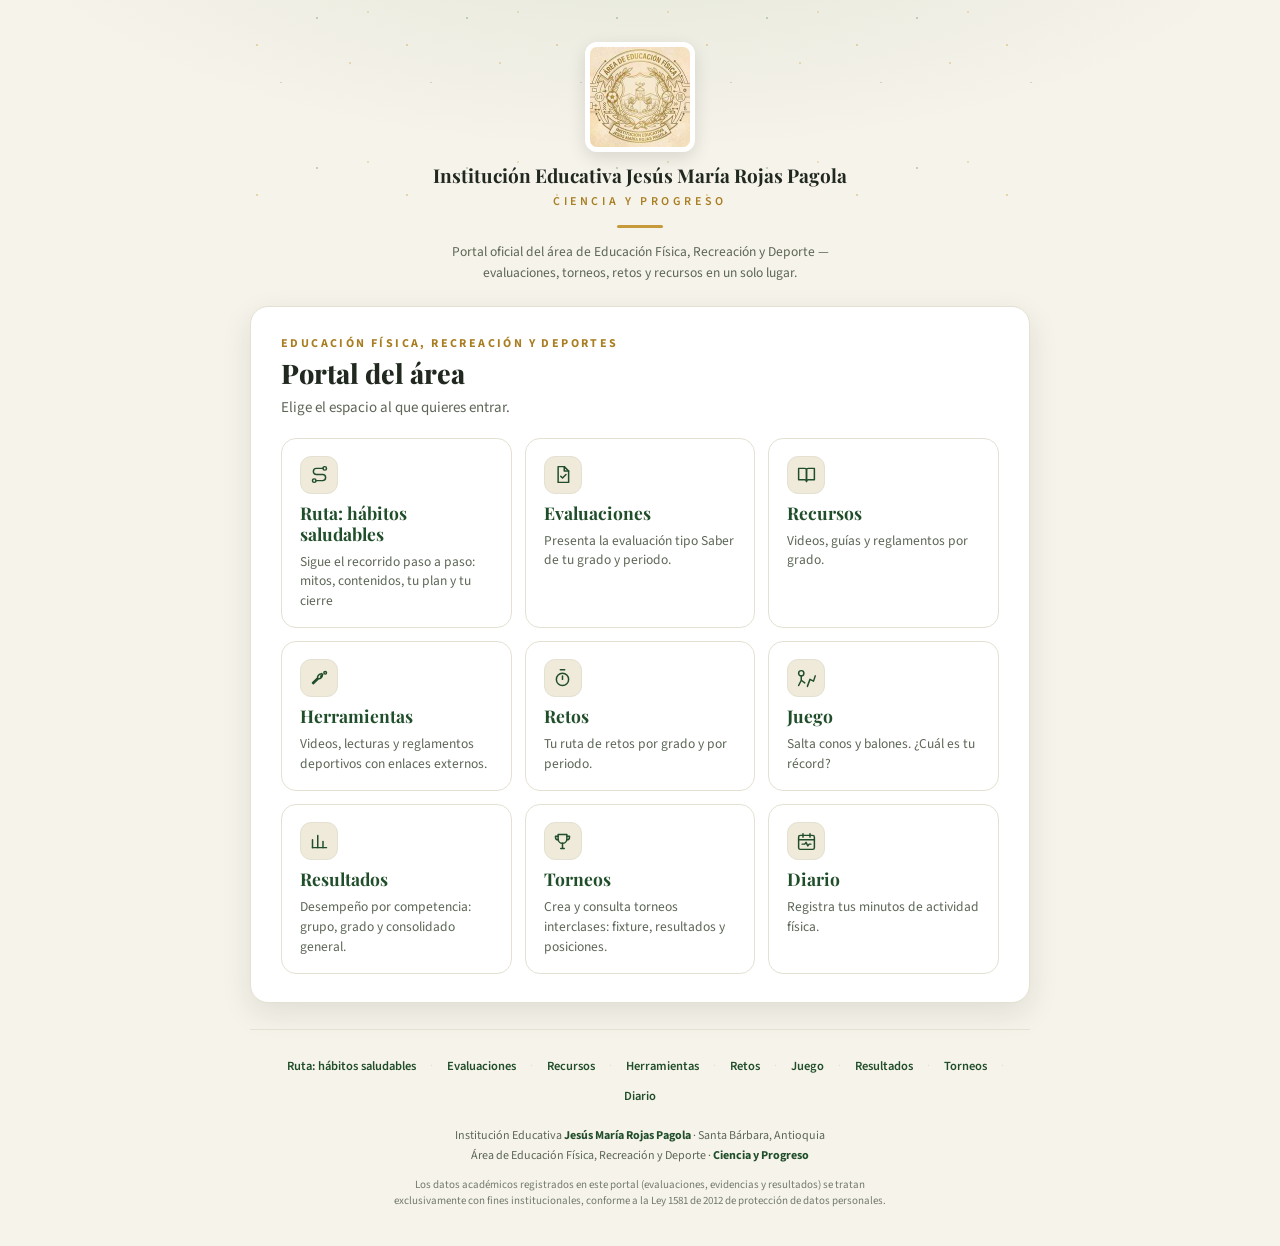
<file: index.html>
<!DOCTYPE html>
<html lang="es">
<head>
<meta charset="UTF-8">
<meta name="viewport" content="width=device-width, initial-scale=1.0">
<title>Portal de Educación Física · I.E. Jesús María Rojas Pagola</title>
<meta name="description" content="Portal del área de Educación Física, Recreación y Deportes de la I.E. Jesús María Rojas Pagola, Santa Bárbara, Antioquia.">
<link rel="preconnect" href="https://fonts.googleapis.com">
<link rel="preconnect" href="https://fonts.gstatic.com" crossorigin>
<link href="https://fonts.googleapis.com/css2?family=Playfair+Display:wght@600;700;800&family=Source+Sans+3:wght@400;500;600;700&display=swap" rel="stylesheet">
<link rel="stylesheet" href="estilos.css">
</head>
<body>

<!-- ===== INICIO: menú del portal ===== -->
<section id="s_inicio" class="stage">
  <div class="panel panel-wide">
    <div class="hero-band">
      <div class="brand">
        <img class="crest" data-crest alt="Escudo I.E. Jesús María Rojas Pagola">
        <div class="nm">Institución Educativa Jesús María Rojas Pagola</div>
        <div class="mt">Ciencia y Progreso</div>
        <div class="hero-divider"></div>
        <p class="tagline">Portal oficial del área de Educación Física, Recreación y Deporte — evaluaciones, torneos, retos y recursos en un solo lugar.</p>
      </div>
    </div>
    <div class="card pcard">
      <div class="eyebrow">Educación Física, Recreación y Deportes</div>
      <h1 class="big">Portal del área</h1>
      <p class="sub">Elige el espacio al que quieres entrar.</p>
      <div class="menu" id="menuInicio"></div>
      <div class="soon hidden" id="proximamente"></div>
    </div>
    <div class="foot-inst">
      <div class="foot-links" id="footLinks"></div>
      <div class="foot-inst-row">
        Institución Educativa <b>Jesús María Rojas Pagola</b> · Santa Bárbara, Antioquia<br>
        Área de Educación Física, Recreación y Deporte · <b>Ciencia y Progreso</b>
      </div>
      <div class="foot-legal">Los datos académicos registrados en este portal (evaluaciones, evidencias y resultados) se tratan exclusivamente con fines institucionales, conforme a la Ley 1581 de 2012 de protección de datos personales.</div>
    </div>
  </div>
</section>

<!-- ===== EVALUACIONES (portada de la sección) ===== -->
<section id="s_home" class="stage hidden">
  <div class="panel">
    <div class="brand">
      <img class="crest" data-crest alt="Escudo I.E. Jesús María Rojas Pagola">
      <div class="nm">Institución Educativa Jesús María Rojas Pagola</div>
      <div class="mt">Ciencia y Progreso</div>
    </div>
    <div class="card pcard">
      <div class="eyebrow">Portal de evaluaciones</div>
      <h1 class="big">Evaluaciones tipo Saber</h1>
      <p class="sub">Selecciona tu grado, grupo y periodo para presentar la evaluación que te corresponde.</p>
      <button class="btn btn-primary" style="width:100%" onclick="irAEvaluacionFormal()">Presentar una evaluación</button>
      <button class="btn-ghost" style="width:100%;margin-top:10px" onclick="irAQuiz()">Presentar un quiz o el taller</button>
      <button class="btn-ghost" style="width:100%;margin-top:10px" onclick="irA('autoeval')">Hacer mi autoevaluación</button>
      <div class="aviso"><b>Tratamiento de datos.</b> Al presentar la evaluación se registran tu nombre y número de documento con fines exclusivamente académicos e institucionales, conforme a la Ley 1581 de 2012 (habeas data). El acceso a las respuestas es restringido a la institución.</div>
      <button class="btn-ghost" style="width:100%;margin-top:16px" onclick="irA('inicio')">← Volver al portal</button>
      <button class="btn-ghost" style="width:100%;margin-top:10px;font-size:12.5px" onclick="irAProfesor('evaluaciones')">¿Eres el profesor? Cargar una evaluación</button>
    </div>
  </div>
</section>

<!-- ===== AUTOEVALUACIÓN ===== -->
<section id="s_autoeval" class="hidden">
  <div class="topbar"><div class="topbar-in">
    <img data-crest alt="">
    <div class="bn">Jesús María Rojas Pagola<small>Ciencia y Progreso</small></div>
    <div class="spacer"></div>
    <button class="btn-home" onclick="irA('evaluaciones')">Volver</button>
  </div></div>
  <div class="page">
    <div class="eyebrow">Educación Física</div>
    <h1 class="ptitle">Autoevaluación</h1>
    <p class="psub">Califícate con honestidad en cada componente, de 3.0 a 5.0. Al final verás tu resultado promediado.</p>
    <div id="body_autoeval"></div>
  </div>
  <div class="foot">Institución Educativa <b>Jesús María Rojas Pagola</b> · Santa Bárbara, Antioquia · <b>Ciencia y Progreso</b></div>
</section>

<!-- SELECT -->
<section id="s_select" class="stage hidden">
  <div class="panel">
    <div class="brand"><img class="crest" data-crest alt=""><div class="mt">Ciencia y Progreso</div></div>
    <div class="card pcard">
      <div class="eyebrow">Paso 1 de 3</div>
      <h1 class="big" id="selTitulo">Encuentra tu evaluación</h1>
      <p class="sub">Elige tu grado, grupo y periodo.</p>
      <div class="field"><label for="selGrado">Grado</label><select id="selGrado"></select></div>
      <div class="row2">
        <div class="field"><label for="selGrupo">Grupo</label><select id="selGrupo"></select></div>
        <div class="field"><label for="selPeriodo">Periodo</label><select id="selPeriodo"></select></div>
      </div>
      <div id="examPreview"></div>
      <div style="display:flex;gap:12px;margin-top:6px">
        <button class="btn-ghost" onclick="QUIZ_MODE=false;go('home')">Volver</button>
        <button class="btn btn-primary" style="flex:1" id="toIdentify" disabled onclick="go('identify')">Continuar</button>
      </div>
    </div>
  </div>
</section>

<!-- IDENTIFY -->
<section id="s_identify" class="stage hidden">
  <div class="panel">
    <div class="brand"><img class="crest" data-crest alt=""><div class="mt">Ciencia y Progreso</div></div>
    <div class="card pcard">
      <div class="eyebrow">Paso 2 de 3</div>
      <h1 class="big">Identifícate</h1>
      <p class="sub">Escribe tu nombre completo y tu número de documento.</p>
      <div class="field"><label for="fName">Nombre completo</label><input id="fName" type="text" placeholder="Nombres y apellidos" autocomplete="off"><div class="err" id="errName"></div></div>
      <div class="field"><label for="fDoc">Número de documento</label><input id="fDoc" type="text" inputmode="numeric" placeholder="Solo números" autocomplete="off"><div class="err" id="errDoc"></div></div>
      <label class="check"><input type="checkbox" id="fAuth"><span>Autorizo el tratamiento de mis datos personales para fines académicos institucionales, conforme a la Ley 1581 de 2012.</span></label>
      <div style="display:flex;gap:12px">
        <button class="btn-ghost" onclick="go('select')">Volver</button>
        <button class="btn btn-primary" style="flex:1" id="toInstr" disabled onclick="fillInstructions();go('instructions')">Continuar</button>
      </div>
    </div>
  </div>
</section>

<!-- INSTRUCTIONS -->
<section id="s_instructions" class="stage hidden">
  <div class="panel">
    <div class="brand"><img class="crest" data-crest alt=""><div class="mt">Ciencia y Progreso</div></div>
    <div class="card pcard">
      <div class="eyebrow">Paso 3 de 3</div>
      <h1 class="big" id="instrTitle">Instrucciones</h1>
      <p class="sub" id="instrSub"></p>
      <div class="instr" style="background:var(--parch);border:1px solid var(--line);border-left:4px solid var(--gold);border-radius:10px;padding:15px 17px;margin-bottom:18px">
        <ul>
          <li><span id="instrN">25</span> preguntas de selección múltiple con única respuesta (A–D).</li>
          <li>Tiempo máximo: <b><span id="instrT">30</span> minutos</b>. La evaluación se entrega automáticamente al terminar el tiempo.</li>
          <li>Puedes navegar entre preguntas y cambiar tus respuestas antes de finalizar.</li>
          <li>La calificación <b>no se muestra durante la prueba</b>: la verás al finalizar, con la revisión.</li>
        </ul>
      </div>
      <div style="display:flex;gap:12px">
        <button class="btn-ghost" onclick="go('identify')">Volver</button>
        <button class="btn btn-primary" style="flex:1" onclick="startExam()">Iniciar evaluación</button>
      </div>
    </div>
  </div>
</section>

<!-- EXAM -->
<section id="s_exam" class="hidden">
  <div class="topbar">
    <div class="topbar-in">
      <img data-crest alt="">
      <div class="bn">Jesús María Rojas Pagola<small>Ciencia y Progreso</small></div>
      <div class="spacer"></div>
      <div class="timer" id="timer"><span class="dot"></span><span id="timeText">30:00</span></div>
      <button class="btn-finish" id="finishBtn">Finalizar</button>
    </div>
    <div class="progress"><div class="bar" id="progressBar"></div></div>
  </div>
  <div class="exam-grid">
    <aside class="reading" id="reading"></aside>
    <div>
      <div class="qcount">Pregunta <span id="qNow">1</span> <small>de <span id="qTotal">25</span></small></div>
      <div class="qstem" id="qStem"></div>
      <div class="options" id="options"></div>
      <div class="qnav">
        <button class="btn-nav" id="prevBtn">← Anterior</button>
        <button class="btn-nav btn-next" id="nextBtn">Siguiente →</button>
      </div>
    </div>
  </div>
  <div class="navigator">
    <div class="nl">Mapa de preguntas — <span id="answeredCount">0</span> de <span id="totCount">25</span> respondidas</div>
    <div class="grid" id="navGrid"></div>
  </div>
</section>

<!-- RESULTS -->
<section id="s_results" class="hidden">
  <div class="res-head">
    <div class="eyebrow">Resultado de la evaluación</div>
    <h1 id="resName">Estudiante</h1>
    <p id="resMeta"></p>
  </div>
  <div class="medal-row">
    <div class="medal" id="medal"><div class="inner">
      <div class="nota"><span id="notaVal">0.0</span><small> / 5.0</small></div>
      <div class="mlab">Nota</div>
    </div></div>
    <div class="res-side">
      <span class="nivel-badge" id="nivelBadge">—</span>
      <div class="statrow">
        <div class="stat"><div class="v" id="stAciertos">0</div><div class="l">Aciertos</div></div>
        <div class="stat"><div class="v" id="stPuntaje">0</div><div class="l">Puntaje /100</div></div>
        <div class="stat"><div class="v" id="stTiempo">0:00</div><div class="l">Tiempo</div></div>
      </div>
      <div class="sendnote" id="sendNote"></div>
    </div>
  </div>
  <div class="sect"><h2>Desempeño por competencia</h2><p class="sdesc">Insumo para el seguimiento por competencias del proyecto institucional.</p><div class="comps" id="comps"></div></div>
  <div class="sect"><h2>Revisión pregunta por pregunta</h2><p class="sdesc">Compara tu respuesta con la correcta y la competencia evaluada.</p><div class="review" id="review"></div></div>
  <div class="res-actions">
    <button class="btn-gold" id="dlBtn">Descargar comprobante (CSV)</button>
    <button class="btn-ghost" onclick="volverAlPortal()">Volver al portal</button>
  </div>
  <div class="foot">Institución Educativa <b>Jesús María Rojas Pagola</b> · Santa Bárbara, Antioquia · <b>Ciencia y Progreso</b></div>
</section>

<!-- ===== RUTA: HÁBITOS DE VIDA SALUDABLES ===== -->
<section id="s_ruta" class="hidden">
  <div class="topbar"><div class="topbar-in">
    <img data-crest alt="">
    <div class="bn">Jesús María Rojas Pagola<small>Ciencia y Progreso</small></div>
    <div class="spacer"></div>
    <button class="btn-home" onclick="irA('inicio')">Inicio</button>
  </div></div>
  <div class="page">
    <div class="eyebrow">Educación Física · 10.° y 11.°</div>
    <h1 class="ptitle">Ruta: hábitos saludables</h1>
    <p class="psub">Sigue el recorrido paso a paso: mitos, contenidos, tu plan y tu cierre.</p>
    <div id="body_ruta"></div>
  </div>
  <div class="foot">Institución Educativa <b>Jesús María Rojas Pagola</b> · Santa Bárbara, Antioquia · <b>Ciencia y Progreso</b></div>
</section>

<!-- ===== RECURSOS ===== -->
<section id="s_recursos" class="hidden">
  <div class="topbar"><div class="topbar-in">
    <img data-crest alt="">
    <div class="bn">Jesús María Rojas Pagola<small>Ciencia y Progreso</small></div>
    <div class="spacer"></div>
    <button class="btn-home" onclick="irA('inicio')">Inicio</button>
  </div></div>
  <div class="page">
    <div class="eyebrow">Educación Física</div>
    <h1 class="ptitle">Recursos</h1>
    <p class="psub">Videos, guías y reglamentos organizados por grado.</p>
    <div id="body_recursos"></div>
  </div>
  <div class="foot">Institución Educativa <b>Jesús María Rojas Pagola</b> · Santa Bárbara, Antioquia · <b>Ciencia y Progreso</b></div>
</section>

<!-- ===== HERRAMIENTAS ===== -->
<section id="s_herramientas" class="hidden">
  <div class="topbar"><div class="topbar-in">
    <img data-crest alt="">
    <div class="bn">Jesús María Rojas Pagola<small>Ciencia y Progreso</small></div>
    <div class="spacer"></div>
    <button class="btn-home" onclick="irA('inicio')">Inicio</button>
  </div></div>
  <div class="page">
    <div class="eyebrow">Educación Física</div>
    <h1 class="ptitle">Herramientas</h1>
    <p class="psub">Videos, lecturas y reglamentos deportivos oficiales, con enlaces externos de referencia para todos los grados.</p>
    <div id="body_herramientas"></div>
  </div>
  <div class="foot">Institución Educativa <b>Jesús María Rojas Pagola</b> · Santa Bárbara, Antioquia · <b>Ciencia y Progreso</b></div>
</section>

<!-- ===== RETOS ===== -->
<section id="s_retos" class="hidden">
  <div class="topbar"><div class="topbar-in">
    <img data-crest alt="">
    <div class="bn">Jesús María Rojas Pagola<small>Ciencia y Progreso</small></div>
    <div class="spacer"></div>
    <button class="btn-home" onclick="irA('inicio')">Inicio</button>
  </div></div>
  <div class="page">
    <div class="eyebrow">Educación Física</div>
    <h1 class="ptitle">Retos</h1>
    <p class="psub">Rutinas y desafíos de acondicionamiento para hacer en casa o en clase.</p>
    <div id="body_retos"></div>
  </div>
  <div class="foot">Institución Educativa <b>Jesús María Rojas Pagola</b> · Santa Bárbara, Antioquia · <b>Ciencia y Progreso</b></div>
</section>

<!-- ===== JUEGO ===== -->
<section id="s_juego" class="hidden">
  <div class="topbar"><div class="topbar-in">
    <img data-crest alt="">
    <div class="bn">Jesús María Rojas Pagola<small>Ciencia y Progreso</small></div>
    <div class="spacer"></div>
    <button class="btn-home" onclick="irA('inicio')">Inicio</button>
  </div></div>
  <div class="page">
    <div class="eyebrow">Educación Física</div>
    <h1 class="ptitle">Juegos</h1>
    <p class="psub">Dos juegos rápidos de concentración y reflejos. ¿Cuál es tu récord?</p>

    <div class="tabs" id="juegoTabs">
      <button class="tab" id="tabJuego1" onclick="jSeleccionar('correr')">Corre y salta<small>Salta conos y balones</small></button>
      <button class="tab" id="tabJuego2" onclick="jSeleccionar('atrapa')">Atrapa y esquiva<small>Reflejos y puntería</small></button>
    </div>

    <div id="juego1Wrap">
      <div class="game-wrap">
        <div class="game-hud">
          <span class="game-score">Puntaje: <b id="jgScore">0</b></span>
          <span class="game-best">Mejor de hoy: <b id="jgBest">0</b></span>
        </div>
        <canvas id="jgCanvas" class="game-canvas" width="720" height="220"></canvas>
        <div class="game-overlay" id="jgOverlay">
          <div class="game-card">
            <div class="game-emoji">🏃</div>
            <h2 id="jgOverlayTitulo">Corre y salta</h2>
            <p id="jgOverlayTexto">Presiona <b>espacio</b> o toca la pantalla para saltar los conos y los balones. Un choque termina el intento.</p>
            <button class="btn btn-primary" id="jgBtnJugar" onclick="jgIniciar()">Jugar</button>
            <div id="jgFormRecord" class="game-record-form hidden">
              <div class="field"><label for="jgNombre">Tu nombre</label>
                <input id="jgNombre" type="text" placeholder="Nombre y apellido" maxlength="60"></div>
              <div class="field"><label for="jgGrado">Grado</label>
                <select id="jgGrado"><option value="">Selecciona…</option>
                  <option>6.°</option><option>7.°</option><option>8.°</option>
                  <option>9.°</option><option>10.°</option><option>11.°</option></select></div>
              <div class="err" id="jgErr"></div>
              <button class="btn btn-primary" style="width:100%" onclick="jgGuardarRecord()">Guardar récord</button>
            </div>
          </div>
        </div>
      </div>
      <div class="eyebrow" style="margin-top:26px">Tabla de récords · Corre y salta</div>
      <div id="body_juego"></div>
    </div>

    <div id="juego2Wrap" class="hidden">
      <div class="game-wrap">
        <div class="game-hud">
          <span class="game-score">Puntaje: <b id="eaScore">0</b></span>
          <span class="game-lives" id="eaVidas">❤️❤️❤️</span>
          <span class="game-best">Mejor de hoy: <b id="eaBest">0</b></span>
        </div>
        <canvas id="eaCanvas" class="game-canvas" width="720" height="220"></canvas>
        <div class="game-overlay" id="eaOverlay">
          <div class="game-card">
            <div class="game-emoji">🧤</div>
            <h2 id="eaOverlayTitulo">Atrapa y esquiva</h2>
            <p id="eaOverlayTexto">Mueve la canasta con las flechas ← → (o arrastra el dedo) para atrapar los balones buenos y esquivar los malos. Tres fallos y se acaba.</p>
            <button class="btn btn-primary" id="eaBtnJugar" onclick="eaIniciar()">Jugar</button>
            <div id="eaFormRecord" class="game-record-form hidden">
              <div class="field"><label for="eaNombre">Tu nombre</label>
                <input id="eaNombre" type="text" placeholder="Nombre y apellido" maxlength="60"></div>
              <div class="field"><label for="eaGrado">Grado</label>
                <select id="eaGrado"><option value="">Selecciona…</option>
                  <option>6.°</option><option>7.°</option><option>8.°</option>
                  <option>9.°</option><option>10.°</option><option>11.°</option></select></div>
              <div class="err" id="eaErr"></div>
              <button class="btn btn-primary" style="width:100%" onclick="eaGuardarRecord()">Guardar récord</button>
            </div>
          </div>
        </div>
      </div>
      <div class="eyebrow" style="margin-top:26px">Tabla de récords · Atrapa y esquiva</div>
      <div id="body_juego2"></div>
    </div>

  </div>
  <div class="foot">Institución Educativa <b>Jesús María Rojas Pagola</b> · Santa Bárbara, Antioquia · <b>Ciencia y Progreso</b></div>
</section>

<!-- ===== RESULTADOS ===== -->
<section id="s_resultados" class="hidden">
  <div class="topbar"><div class="topbar-in">
    <img data-crest alt="">
    <div class="bn">Jesús María Rojas Pagola<small>Ciencia y Progreso</small></div>
    <div class="spacer"></div>
    <button class="btn-home" onclick="irA('inicio')">Inicio</button>
  </div></div>
  <div class="page">
    <div class="eyebrow">Educación Física</div>
    <h1 class="ptitle">Resultados</h1>
    <p class="psub">Desempeño por competencia: el grupo, el grado y el consolidado de todos los que han presentado.</p>
    <div id="body_resultados"></div>
  </div>
  <div class="foot">Institución Educativa <b>Jesús María Rojas Pagola</b> · Santa Bárbara, Antioquia · <b>Ciencia y Progreso</b></div>
</section>

<!-- ===== TORNEOS ===== -->
<section id="s_torneos" class="hidden">
  <div class="topbar"><div class="topbar-in">
    <img data-crest alt="">
    <div class="bn">Jesús María Rojas Pagola<small>Ciencia y Progreso</small></div>
    <div class="spacer"></div>
    <button class="btn-home" onclick="irA('inicio')">Inicio</button>
  </div></div>
  <div class="page">
    <div class="eyebrow">Educación Física</div>
    <h1 class="ptitle">Torneos</h1>
    <p class="psub">Interclases tiempo libre — voleibol, microfútbol y baloncesto: equipos, fixture, resultados y tabla de posiciones.</p>
    <div id="body_torneos"></div>
    <button class="btn-ghost" style="width:100%;margin-top:16px;font-size:12.5px" onclick="irAProfesor('torneos')">¿Eres el profesor? Administrar torneos</button>
  </div>
  <div class="foot">Institución Educativa <b>Jesús María Rojas Pagola</b> · Santa Bárbara, Antioquia · <b>Ciencia y Progreso</b></div>
</section>

<!-- ===== PANEL DEL PROFESOR (unificado) ===== -->
<section id="s_profesor" class="hidden">
  <div class="topbar"><div class="topbar-in">
    <img data-crest alt="">
    <div class="bn">Jesús María Rojas Pagola<small>Ciencia y Progreso</small></div>
    <div class="spacer"></div>
    <button class="btn-home" onclick="irA('inicio')">Inicio</button>
  </div></div>
  <div class="page">
    <div class="eyebrow">Educación Física</div>
    <h1 class="ptitle">Panel del profesor</h1>
    <p class="psub">Un solo lugar para administrar torneos, cargar evaluaciones y revisar el diario.</p>
    <div id="body_profesor"></div>
  </div>
  <div class="foot">Institución Educativa <b>Jesús María Rojas Pagola</b> · Santa Bárbara, Antioquia · <b>Ciencia y Progreso</b></div>
</section>

<!-- ===== DIARIO DE ACTIVIDAD FÍSICA ===== -->
<section id="s_diario" class="hidden">
  <div class="topbar"><div class="topbar-in">
    <img data-crest alt="">
    <div class="bn">Jesús María Rojas Pagola<small>Ciencia y Progreso</small></div>
    <div class="spacer"></div>
    <button class="btn-home" onclick="irA('inicio')">Inicio</button>
  </div></div>
  <div class="page">
    <div class="eyebrow">Educación Física</div>
    <h1 class="ptitle">Diario de actividad física</h1>
    <p class="psub">Registra tus minutos de movimiento y mira cómo avanzas.</p>
    <div id="body_diario"></div>
  </div>
  <div class="foot">Institución Educativa <b>Jesús María Rojas Pagola</b> · Santa Bárbara, Antioquia · <b>Ciencia y Progreso</b></div>
</section>

<script src="contenidos.js"></script>
<script src="config.js"></script>
<script src="evaluaciones.js"></script>
<script src="app.js"></script>
</body>
</html>
</file>
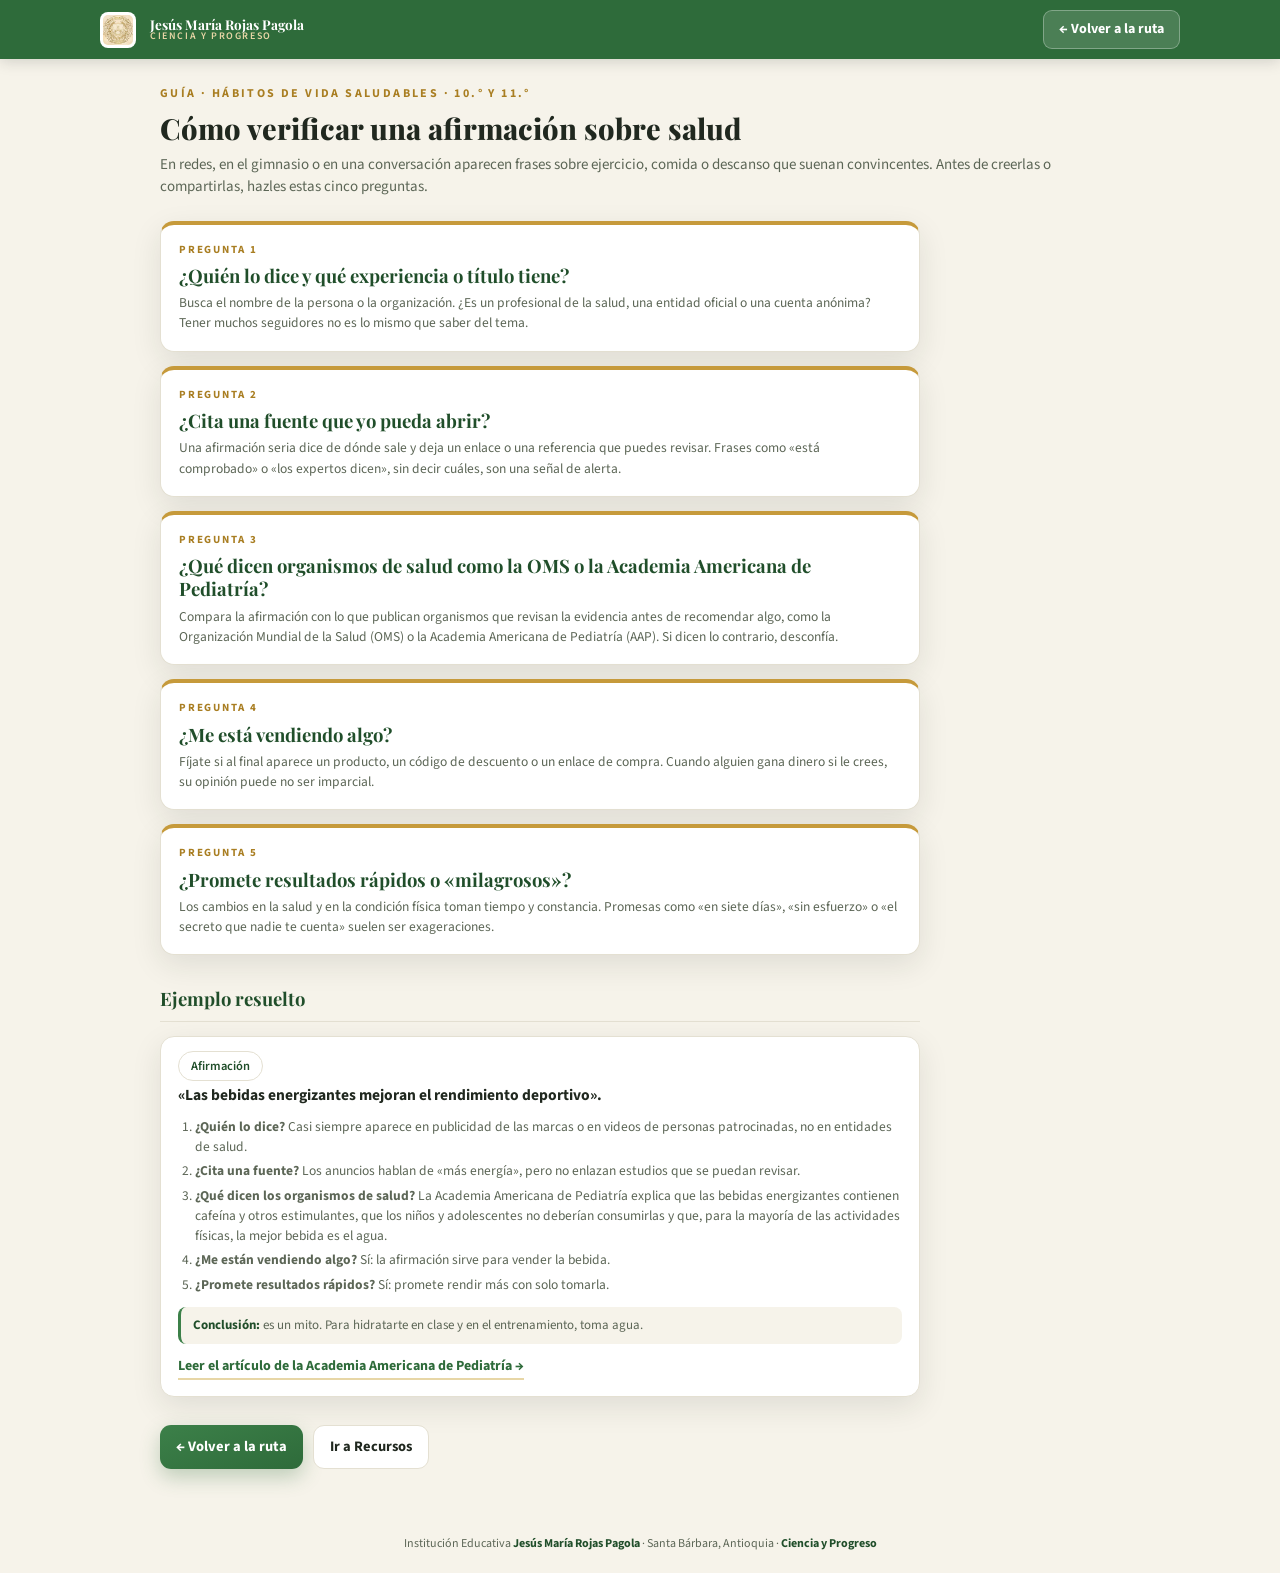
<file: guia-verificar-afirmaciones.html>
<!DOCTYPE html>
<html lang="es">
<head>
<meta charset="UTF-8">
<meta name="viewport" content="width=device-width, initial-scale=1.0">
<title>Cómo verificar una afirmación sobre salud · Portal de Educación Física</title>
<meta name="description" content="Guía del área de Educación Física de la I.E. Jesús María Rojas Pagola: cinco preguntas para revisar una afirmación sobre salud.">
<link rel="preconnect" href="https://fonts.googleapis.com">
<link rel="preconnect" href="https://fonts.gstatic.com" crossorigin>
<link href="https://fonts.googleapis.com/css2?family=Playfair+Display:wght@600;700;800&family=Source+Sans+3:wght@400;500;600;700&display=swap" rel="stylesheet">
<link rel="stylesheet" href="estilos.css">
<link rel="icon" href="escudo.jpg">
</head>
<body>
<div class="topbar"><div class="topbar-in">
  <img src="escudo.jpg" alt="">
  <div class="bn">Jesús María Rojas Pagola<small>Ciencia y Progreso</small></div>
  <div class="spacer"></div>
  <a class="btn-home" href="index.html#ruta" style="text-decoration:none">← Volver a la ruta</a>
</div></div>

<main class="page">
  <div class="eyebrow">Guía · Hábitos de vida saludables · 10.° y 11.°</div>
  <h1 class="ptitle">Cómo verificar una afirmación sobre salud</h1>
  <p class="psub">En redes, en el gimnasio o en una conversación aparecen frases sobre ejercicio, comida o descanso que suenan convincentes. Antes de creerlas o compartirlas, hazles estas cinco preguntas.</p>

  <ol class="ruta-lista" style="margin-top:8px">
    <li class="reto">
      <div class="rhead"><span class="rsem">Pregunta 1</span></div>
      <h2 class="rtit">¿Quién lo dice y qué experiencia o título tiene?</h2>
      <p class="robj">Busca el nombre de la persona o la organización. ¿Es un profesional de la salud, una entidad oficial o una cuenta anónima? Tener muchos seguidores no es lo mismo que saber del tema.</p>
    </li>
    <li class="reto">
      <div class="rhead"><span class="rsem">Pregunta 2</span></div>
      <h2 class="rtit">¿Cita una fuente que yo pueda abrir?</h2>
      <p class="robj">Una afirmación seria dice de dónde sale y deja un enlace o una referencia que puedes revisar. Frases como «está comprobado» o «los expertos dicen», sin decir cuáles, son una señal de alerta.</p>
    </li>
    <li class="reto">
      <div class="rhead"><span class="rsem">Pregunta 3</span></div>
      <h2 class="rtit">¿Qué dicen organismos de salud como la OMS o la Academia Americana de Pediatría?</h2>
      <p class="robj">Compara la afirmación con lo que publican organismos que revisan la evidencia antes de recomendar algo, como la Organización Mundial de la Salud (OMS) o la Academia Americana de Pediatría (AAP). Si dicen lo contrario, desconfía.</p>
    </li>
    <li class="reto">
      <div class="rhead"><span class="rsem">Pregunta 4</span></div>
      <h2 class="rtit">¿Me está vendiendo algo?</h2>
      <p class="robj">Fíjate si al final aparece un producto, un código de descuento o un enlace de compra. Cuando alguien gana dinero si le crees, su opinión puede no ser imparcial.</p>
    </li>
    <li class="reto">
      <div class="rhead"><span class="rsem">Pregunta 5</span></div>
      <h2 class="rtit">¿Promete resultados rápidos o «milagrosos»?</h2>
      <p class="robj">Los cambios en la salud y en la condición física toman tiempo y constancia. Promesas como «en siete días», «sin esfuerzo» o «el secreto que nadie te cuenta» suelen ser exageraciones.</p>
    </li>
  </ol>

  <section class="gsec" style="margin-top:30px;max-width:760px">
    <div class="gt"><span>Ejemplo resuelto</span></div>
    <div class="item">
      <span class="pill">Afirmación</span>
      <div class="it">«Las bebidas energizantes mejoran el rendimiento deportivo».</div>
      <ol class="steps">
        <li><b>¿Quién lo dice?</b> Casi siempre aparece en publicidad de las marcas o en videos de personas patrocinadas, no en entidades de salud.</li>
        <li><b>¿Cita una fuente?</b> Los anuncios hablan de «más energía», pero no enlazan estudios que se puedan revisar.</li>
        <li><b>¿Qué dicen los organismos de salud?</b> La Academia Americana de Pediatría explica que las bebidas energizantes contienen cafeína y otros estimulantes, que los niños y adolescentes no deberían consumirlas y que, para la mayoría de las actividades físicas, la mejor bebida es el agua.</li>
        <li><b>¿Me están vendiendo algo?</b> Sí: la afirmación sirve para vender la bebida.</li>
        <li><b>¿Promete resultados rápidos?</b> Sí: promete rendir más con solo tomarla.</li>
      </ol>
      <div class="revi"><b>Conclusión:</b> es un mito. Para hidratarte en clase y en el entrenamiento, toma agua.</div>
      <a class="link" href="https://www.healthychildren.org/Spanish/news/Paginas/kids-should-not-consume-energy-drinks-and-rarely-need-sports-drinks-says-aap.aspx" target="_blank" rel="noopener">Leer el artículo de la Academia Americana de Pediatría →</a>
    </div>
  </section>

  <div class="ruta-btns" style="margin-top:26px">
    <a class="btn btn-primary" href="index.html#ruta" style="text-decoration:none">← Volver a la ruta</a>
    <a class="btn-ghost" href="index.html#recursos" style="text-decoration:none">Ir a Recursos</a>
  </div>
</main>

<div class="foot">Institución Educativa <b>Jesús María Rojas Pagola</b> · Santa Bárbara, Antioquia · <b>Ciencia y Progreso</b></div>
</body>
</html>
</file>
<file: estilos.css>
:root{
  --green:#2E6B3A; --green-d:#204E2A; --green-l:#3C8049;
  --gold:#C69A3B; --gold-d:#A97E22; --gold-soft:#E7D6A6;
  --blue:#3E86AE; --ink:#20281F; --muted:#5C6656; --line:#E4E0D2;
  --parch:#F6F3EA; --parch-2:#EFEAD9; --white:#FFFFFF;
  --bad:#B4562F; --shadow:0 10px 30px rgba(32,40,31,.10);
  --serif:'Playfair Display',Georgia,serif; --sans:'Source Sans 3',system-ui,-apple-system,Segoe UI,Roboto,sans-serif;
}
*{box-sizing:border-box;margin:0;padding:0}
body{font-family:var(--sans);color:var(--ink);background:var(--parch);line-height:1.5;-webkit-font-smoothing:antialiased}
.hidden{display:none!important}
button{font-family:var(--sans);cursor:pointer;border:none}
.wrap{max-width:1120px;margin:0 auto;padding:0 20px}
.eyebrow{font-size:12px;letter-spacing:.2em;text-transform:uppercase;font-weight:700;color:var(--gold-d)}
.card{background:var(--white);border:1px solid var(--line);border-radius:18px;box-shadow:var(--shadow)}
.btn{display:inline-flex;align-items:center;justify-content:center;gap:9px;font-weight:700;font-size:16px;border-radius:11px;padding:14px 22px;transition:transform .12s,box-shadow .12s,background .15s}
.btn-primary{background:linear-gradient(160deg,var(--green-l),var(--green));color:#fff;box-shadow:0 8px 20px rgba(46,107,58,.28)}
.btn-primary:hover{transform:translateY(-1px)}
.btn-primary:disabled{opacity:.45;cursor:not-allowed;transform:none;box-shadow:none}
.btn-ghost{background:var(--white);border:1.5px solid var(--line);color:var(--ink);font-weight:700;padding:12px 20px;border-radius:11px}
.btn-ghost:hover{border-color:var(--green)}
.btn-gold{background:linear-gradient(160deg,var(--gold),var(--gold-d));color:#3a2c07;font-weight:700;padding:13px 22px;border-radius:11px}
label{display:block;font-size:12.5px;font-weight:700;color:var(--muted);margin-bottom:6px;text-transform:uppercase;letter-spacing:.05em}
input[type=text],select{width:100%;font-family:var(--sans);font-size:16px;padding:12px 14px;border:1.5px solid var(--line);border-radius:10px;background:var(--white);color:var(--ink)}
input:focus,select:focus{outline:none;border-color:var(--green);box-shadow:0 0 0 3px rgba(46,107,58,.14)}
.field{margin-bottom:16px}

/* Center layout for setup screens */
.stage{min-height:100vh;display:flex;align-items:center;justify-content:center;padding:36px 20px;
  background:radial-gradient(1100px 460px at 50% -10%, rgba(46,107,58,.10), transparent 60%), var(--parch)}
.panel{max-width:640px;width:100%}
.brand{text-align:center;margin-bottom:22px}
.crest{width:110px;height:auto;border-radius:12px;background:#fff;padding:5px;box-shadow:0 6px 18px rgba(0,0,0,.12);margin:0 auto 12px;display:block}
.brand .nm{font-family:var(--serif);font-weight:700;font-size:19px;line-height:1.25}
.brand .mt{margin-top:5px;font-size:12px;letter-spacing:.3em;text-transform:uppercase;color:var(--gold-d);font-weight:600}
.pcard{padding:28px 30px}
h1.big{font-family:var(--serif);font-weight:800;font-size:27px;margin-bottom:4px}
.sub{color:var(--muted);font-size:15px;margin-bottom:18px}
.hero-band{position:relative;padding-top:6px}
.hero-band::before{content:"";position:absolute;inset:-36px -20px auto -20px;height:200px;
  background:radial-gradient(2px 2px at 18% 30%, rgba(198,154,59,.35) 1px, transparent 0),
             radial-gradient(2px 2px at 58% 12%, rgba(46,107,58,.25) 1px, transparent 0),
             radial-gradient(2px 2px at 80% 42%, rgba(198,154,59,.3) 1px, transparent 0),
             radial-gradient(2px 2px at 34% 55%, rgba(46,107,58,.2) 1px, transparent 0),
             radial-gradient(2px 2px at 92% 8%, rgba(198,154,59,.25) 1px, transparent 0);
  background-size:150px 150px; pointer-events:none; z-index:0}
.brand{position:relative;z-index:1}
.brand .tagline{margin-top:10px;font-size:13.5px;color:var(--muted);max-width:430px;margin-left:auto;margin-right:auto;line-height:1.55}
.hero-divider{width:46px;height:3px;background:var(--gold);border-radius:2px;margin:14px auto}
.foot-inst{max-width:780px;width:100%;margin:26px auto 0;padding-top:22px;border-top:1px solid var(--line)}
.foot-links{display:flex;flex-wrap:wrap;justify-content:center;align-items:center;gap:2px 4px;margin-bottom:16px}
.foot-links button{background:none;border:none;color:var(--green-d);font-size:12.5px;font-weight:600;padding:5px 10px;border-radius:999px;cursor:pointer;font-family:var(--sans)}
.foot-links button:hover{background:var(--parch-2)}
.foot-links .sep{color:var(--line);font-size:12px}
.foot-inst-row{text-align:center;color:var(--muted);font-size:12px;line-height:1.7}
.foot-inst-row b{color:var(--green-d)}
.foot-legal{max-width:520px;margin:10px auto 0;text-align:center;color:var(--muted);font-size:11px;line-height:1.5;opacity:.85}
.aviso{background:var(--parch);border:1px solid var(--line);border-left:4px solid var(--gold);border-radius:10px;padding:13px 15px;font-size:12.5px;color:var(--muted);margin-top:6px}
.ae-crit{background:var(--white);border:1px solid var(--line);border-radius:14px;padding:16px 18px;margin-bottom:14px}
.ae-crit h3{font-family:var(--serif);font-size:16px;color:var(--green-d);margin-bottom:3px}
.ae-crit .ae-desc{font-size:12.5px;color:var(--muted);line-height:1.5;margin-bottom:14px}
.ae-comp{margin-bottom:14px}
.ae-comp:last-child{margin-bottom:0}
.ae-comp-top{display:flex;justify-content:space-between;align-items:baseline;gap:10px;margin-bottom:6px}
.ae-comp-txt{font-size:13px;color:var(--ink);font-weight:600;line-height:1.4}
.ae-comp-val{font-family:var(--serif);font-weight:800;color:var(--gold-d);font-size:15px;white-space:nowrap}
.ae-comp input[type=range]{width:100%;accent-color:var(--green)}
.ae-avg{display:flex;justify-content:space-between;align-items:center;margin-top:14px;padding-top:12px;border-top:1px dashed var(--line);font-family:var(--serif);font-weight:700;color:var(--green-d);font-size:14px}
.ae-avg b{font-size:17px;color:var(--gold-d)}
.evwrap{margin-top:4px}
.evform{background:var(--parch);border:1px dashed var(--line);border-radius:12px;padding:14px;margin-top:10px}
.evok{margin-top:10px}
.examcard{background:var(--parch);border:1px solid var(--line);border-radius:12px;padding:16px 18px;margin:6px 0 18px}
.examcard .t{font-family:var(--serif);font-weight:700;font-size:17px;color:var(--green-d)}
.examcard .meta{display:flex;flex-wrap:wrap;gap:8px;margin-top:10px}
.pill{background:#fff;border:1px solid var(--line);border-radius:999px;padding:5px 12px;font-size:12.5px;font-weight:600;color:var(--green-d)}
.row2{display:grid;grid-template-columns:1fr 1fr;gap:14px}
.check{display:flex;gap:10px;align-items:flex-start;margin:14px 0 18px;font-size:13.5px;color:var(--ink)}
.check input{width:18px;height:18px;margin-top:2px;flex:none}
.err{color:var(--bad);font-size:12.5px;margin-top:4px;min-height:16px}
.instr ul{list-style:none;display:grid;gap:8px;margin-top:10px}
.instr li{display:flex;gap:9px;font-size:14.5px}
.instr li::before{content:"◆";color:var(--green-l);font-size:10px;line-height:1.6}

/* EXAM */
.topbar{position:sticky;top:0;z-index:20;background:var(--green);color:#fff;box-shadow:0 2px 14px rgba(32,40,31,.18)}
.topbar-in{display:flex;align-items:center;gap:14px;padding:10px 20px;max-width:1120px;margin:0 auto}
.topbar img{width:36px;height:auto;background:#fff;border-radius:8px;padding:3px}
.bn{font-family:var(--serif);font-weight:700;font-size:13.5px;line-height:1.1}
.bn small{display:block;font-family:var(--sans);font-weight:600;font-size:10px;letter-spacing:.16em;color:var(--gold-soft);text-transform:uppercase}
.spacer{flex:1}
.timer{display:inline-flex;align-items:center;gap:8px;background:rgba(255,255,255,.12);border:1px solid rgba(255,255,255,.25);padding:7px 14px;border-radius:999px;font-weight:700;font-variant-numeric:tabular-nums;font-size:16px}
.timer .dot{width:8px;height:8px;border-radius:50%;background:var(--gold-soft)}
.timer.warn{background:rgba(198,154,59,.28)} .timer.warn .dot{animation:pulse 1s infinite}
.timer.danger{background:rgba(180,86,47,.35)} .timer.danger .dot{background:#FFD9C6;animation:pulse .7s infinite}
@keyframes pulse{50%{opacity:.35}}
.btn-finish{background:var(--gold);color:#3a2c07;font-weight:700;padding:8px 15px;border-radius:9px;font-size:14px}
.progress{height:6px;background:var(--parch-2)} .progress .bar{height:100%;background:linear-gradient(90deg,var(--gold),var(--green-l));width:0;transition:width .3s}
.exam-grid{display:grid;grid-template-columns:minmax(0,.9fr) minmax(0,1.1fr);gap:26px;padding:24px 20px 40px;max-width:1120px;margin:0 auto;align-items:start}
.reading{background:#fff;border:1px solid var(--line);border-radius:14px;box-shadow:var(--shadow);padding:20px 22px;position:sticky;top:74px;max-height:calc(100vh - 96px);overflow:auto}
.reading .rlabel{font-size:11px;letter-spacing:.16em;text-transform:uppercase;font-weight:700;color:var(--gold-d)}
.reading h2{font-family:var(--serif);font-size:18px;font-weight:700;color:var(--green-d);margin:5px 0 3px}
.reading .rinstr{font-size:12px;color:var(--muted);font-style:italic;margin-bottom:11px;padding-bottom:11px;border-bottom:1px dashed var(--line)}
.reading p.body{font-size:14.5px;line-height:1.65;color:#2c352b;text-align:justify}
.reading .rblock+.rblock{margin-top:15px;padding-top:15px;border-top:1px solid var(--line)}
.qcount{font-family:var(--serif);font-weight:800;font-size:21px;color:var(--green);margin-bottom:12px}
.qcount small{font-family:var(--sans);font-weight:600;font-size:13px;color:var(--muted)}
.qstem{font-size:17px;line-height:1.5;font-weight:600;margin-bottom:16px}
.options{display:grid;gap:10px}
.opt{display:flex;gap:12px;align-items:flex-start;background:#fff;border:1.5px solid var(--line);border-radius:12px;padding:13px 15px;cursor:pointer;transition:.12s}
.opt:hover{border-color:var(--green-l);background:#FbFcF9}
.opt .k{flex:none;width:29px;height:29px;border-radius:8px;background:var(--parch-2);color:var(--green-d);font-weight:800;display:grid;place-items:center;font-size:14px;border:1px solid var(--line)}
.opt .t{font-size:14.5px;line-height:1.45;padding-top:3px}
.opt.sel{border-color:var(--green);background:rgba(46,107,58,.07);box-shadow:0 0 0 2px rgba(46,107,58,.14)}
.opt.sel .k{background:var(--green);color:#fff}
.qnav{display:flex;justify-content:space-between;gap:12px;margin-top:20px}
.btn-nav{background:#fff;border:1.5px solid var(--line);color:var(--ink);font-weight:700;padding:11px 18px;border-radius:10px;font-size:15px}
.btn-nav:disabled{opacity:.4;cursor:not-allowed}
.btn-next{background:var(--green);color:#fff;border-color:var(--green)}
.navigator{max-width:1120px;margin:0 auto;padding:0 20px 40px}
.navigator .nl{font-size:11px;letter-spacing:.14em;text-transform:uppercase;font-weight:700;color:var(--muted);margin-bottom:9px}
.grid{display:grid;grid-template-columns:repeat(auto-fill,minmax(34px,1fr));gap:8px}
.gbtn{aspect-ratio:1;border:1.5px solid var(--line);background:#fff;border-radius:8px;font-weight:700;color:var(--muted);font-size:13px}
.gbtn.answered{background:rgba(46,107,58,.12);color:var(--green-d);border-color:var(--green-l)}
.gbtn.current{outline:2px solid var(--gold);outline-offset:1px;color:var(--ink)}

/* RESULTS */
#s_results{padding:40px 20px 60px}
.res-head{text-align:center;max-width:760px;margin:0 auto 24px}
.res-head h1{font-family:var(--serif);font-size:28px;font-weight:800;margin:6px 0 2px}
.res-head p{color:var(--muted);font-size:14.5px}
.medal-row{display:flex;flex-wrap:wrap;gap:24px;align-items:center;justify-content:center;margin:20px 0 26px}
.medal{width:180px;height:180px;border-radius:50%;flex:none;display:grid;place-items:center;background:conic-gradient(var(--gold) var(--pct,0%), var(--parch-2) 0);box-shadow:var(--shadow)}
.medal .inner{width:142px;height:142px;border-radius:50%;background:#fff;display:grid;place-content:center;text-align:center;border:1px solid var(--line)}
.medal .nota{font-family:var(--serif);font-weight:800;font-size:44px;line-height:1;color:var(--green-d)}
.medal .nota small{font-size:17px;color:var(--muted)}
.medal .mlab{font-size:10.5px;letter-spacing:.16em;text-transform:uppercase;color:var(--muted);margin-top:4px;font-weight:700}
.res-side{flex:1;min-width:260px;max-width:440px}
.nivel-badge{display:inline-block;padding:7px 16px;border-radius:999px;font-weight:700;font-size:14px;margin-bottom:14px}
.statrow{display:grid;grid-template-columns:repeat(3,1fr);gap:12px}
.stat{background:#fff;border:1px solid var(--line);border-radius:12px;padding:13px;text-align:center}
.stat .v{font-family:var(--serif);font-weight:800;font-size:22px;color:var(--green-d)}
.stat .l{font-size:11px;color:var(--muted);text-transform:uppercase;letter-spacing:.05em;font-weight:600;margin-top:2px}
.sendnote{text-align:center;font-size:13px;margin-top:12px}
.sect{max-width:1000px;margin:28px auto 0}
.sect h2{font-family:var(--serif);font-size:19px;font-weight:700;margin-bottom:4px}
.sect .sdesc{color:var(--muted);font-size:13.5px;margin-bottom:14px}
.comps{display:grid;grid-template-columns:1fr 1fr;gap:12px}
.comp{background:#fff;border:1px solid var(--line);border-radius:12px;padding:13px 15px}
.comp .top{display:flex;justify-content:space-between;font-weight:700;font-size:14px;margin-bottom:7px}.comp .top span{color:var(--green-d)}
.comp .track{height:9px;background:var(--parch-2);border-radius:99px;overflow:hidden}.comp .fill{height:100%;background:linear-gradient(90deg,var(--green-l),var(--green))}
.review{display:grid;gap:11px}
.rev{background:#fff;border:1px solid var(--line);border-left:5px solid var(--green);border-radius:12px;padding:14px 16px}
.rev.wrong{border-left-color:var(--bad)}
.rev .rtop{display:flex;justify-content:space-between;gap:10px;align-items:center;margin-bottom:5px}
.rev .rnum{font-weight:800;font-size:14.5px}.rev .rtag{font-size:11px;font-weight:700;color:var(--muted);background:var(--parch-2);padding:3px 9px;border-radius:99px}
.rev .rres{font-weight:800;font-size:12.5px}.rev.ok .rres{color:var(--green)}.rev.wrong .rres{color:var(--bad)}
.rev .rq{font-size:14px;margin-bottom:7px}.rev .ans{font-size:13px;color:var(--muted)}.rev .ans .good{color:var(--green-d);font-weight:700}
.res-actions{display:flex;flex-wrap:wrap;gap:12px;justify-content:center;margin:30px auto 0;max-width:1000px}
.foot{text-align:center;color:var(--muted);font-size:12px;padding:20px}.foot b{color:var(--green-d)}
.overlay{position:fixed;inset:0;background:rgba(32,40,31,.5);display:grid;place-items:center;z-index:60;padding:20px}
.modal{background:#fff;border-radius:16px;max-width:420px;width:100%;padding:26px;text-align:center;box-shadow:0 20px 60px rgba(0,0,0,.3)}
.modal h3{font-family:var(--serif);font-size:21px;margin-bottom:8px}.modal p{color:var(--muted);font-size:14.5px;margin-bottom:18px}
.modal .mbtns{display:flex;gap:12px}.modal .mbtns button{flex:1;padding:12px;border-radius:10px;font-weight:700}
@media (max-width:820px){.exam-grid{grid-template-columns:1fr}.reading{position:static;max-height:none}.comps{grid-template-columns:1fr}.row2{grid-template-columns:1fr}.medal-row{flex-direction:column}.bn{display:none}}
@media (prefers-reduced-motion:reduce){*{animation:none!important;transition:none!important}}
@media print{.topbar,.navigator,.res-actions{display:none!important}#s_results{padding:0}}
/* ====== INICIO: menú de espacios ====== */
.panel-wide{max-width:780px}
.menu{display:grid;grid-template-columns:repeat(auto-fit,minmax(212px,1fr));gap:13px}
.mcard{display:flex;flex-direction:column;align-items:flex-start;gap:8px;text-align:left;width:100%;background:var(--white);border:1.5px solid var(--line);border-radius:15px;padding:17px 18px;transition:transform .12s,border-color .12s,box-shadow .12s}
.mcard:hover{transform:translateY(-2px);border-color:var(--green-l);box-shadow:0 10px 24px rgba(46,107,58,.13)}
.mcard .ico{width:38px;height:38px;border-radius:11px;background:var(--parch-2);color:var(--green-d);display:grid;place-items:center;border:1px solid var(--line)}
.mcard .mt2{font-family:var(--serif);font-weight:700;font-size:17.5px;color:var(--green-d);line-height:1.2}
.mcard .md{font-size:13.5px;color:var(--muted);line-height:1.45}
.soon{margin-top:18px;padding-top:14px;border-top:1px dashed var(--line);font-size:13.5px;color:var(--muted)}
.soon b{display:block;color:var(--gold-d);text-transform:uppercase;letter-spacing:.18em;font-size:11px;margin-bottom:4px}

/* ====== PÁGINAS DE SECCIÓN ====== */
.btn-home{background:rgba(255,255,255,.14);border:1px solid rgba(255,255,255,.3);color:#fff;font-weight:700;padding:8px 15px;border-radius:9px;font-size:14px}
.btn-home:hover{background:rgba(255,255,255,.25)}
.page{max-width:1000px;margin:0 auto;padding:26px 20px 46px}
.ptitle{font-family:var(--serif);font-weight:800;font-size:29px;margin:4px 0 3px}
.psub{color:var(--muted);font-size:15px;margin-bottom:22px}
.draft{display:inline-block;background:var(--gold-soft);color:#5a4307;border-radius:999px;padding:5px 13px;font-size:11.5px;font-weight:700;letter-spacing:.08em;text-transform:uppercase;margin-bottom:14px}
.empty{background:var(--white);border:1.5px dashed var(--line);border-radius:16px;padding:36px 26px;text-align:center}
.empty .eico{width:46px;height:46px;margin:0 auto 13px;border-radius:13px;background:var(--parch-2);color:var(--gold-d);display:grid;place-items:center}
.empty h3{font-family:var(--serif);font-size:19px;font-weight:700;color:var(--green-d);margin-bottom:6px}
.empty p{color:var(--muted);font-size:14px;max-width:440px;margin:0 auto;line-height:1.55}
.gsec{margin-bottom:28px}
.gsec .gt{display:flex;align-items:center;justify-content:space-between;gap:10px;font-family:var(--serif);font-weight:700;font-size:18.5px;color:var(--green-d);border-bottom:1px solid var(--line);padding-bottom:8px;margin-bottom:14px}
.rgrid{display:grid;grid-template-columns:repeat(auto-fill,minmax(252px,1fr));gap:13px}
.item{background:var(--white);border:1px solid var(--line);border-radius:14px;padding:16px 17px;box-shadow:var(--shadow)}
.item .it{font-weight:700;font-size:15.5px;margin:8px 0 5px;line-height:1.35}
.item .idesc{font-size:13.5px;color:var(--muted);line-height:1.5}
.item .steps{margin:11px 0 0;padding-left:17px;font-size:13.5px;color:var(--muted)}
.item .steps li{margin-bottom:4px}
.link{display:inline-flex;align-items:center;gap:6px;margin-top:12px;font-weight:700;font-size:14px;color:var(--green);text-decoration:none;border-bottom:2px solid var(--gold-soft);padding-bottom:1px}
.link:hover{border-bottom-color:var(--gold)}
.tabla{width:100%;border-collapse:collapse;background:#fff;border:1px solid var(--line);border-radius:14px;overflow:hidden;font-size:14px;box-shadow:var(--shadow)}
.tabla th{background:var(--green);color:#fff;font-size:11.5px;letter-spacing:.08em;text-transform:uppercase;font-weight:700;padding:11px 9px;text-align:center}
.tabla th:nth-child(2),.tabla td:nth-child(2){text-align:left;padding-left:4px}
.tabla td{padding:11px 9px;text-align:center;border-top:1px solid var(--line)}
.tabla td.pos{color:var(--muted);font-weight:700;width:34px}
.tabla tr.lead td{background:rgba(198,154,59,.12)}
.tabla td.eq{font-weight:700;text-align:left}
.tabla td.pts{font-weight:800;color:var(--green-d)}
.fix{display:grid;gap:9px;margin-top:15px}
.fixrow{display:flex;flex-wrap:wrap;align-items:center;gap:12px;background:#fff;border:1px solid var(--line);border-left:4px solid var(--blue);border-radius:11px;padding:11px 15px;font-size:14px}
.fixrow .fd{font-size:12.5px;color:var(--muted);font-weight:700;min-width:118px}
.fixrow .fm{font-weight:700}
.fixrow .fl{font-size:12.5px;color:var(--muted)}
.okmsg{background:rgba(46,107,58,.08);border:1px solid var(--green-l);color:var(--green-d);border-radius:12px;padding:14px 16px;font-size:14px;font-weight:600;margin-bottom:16px}
/* ====== RETOS ====== */
.picker{max-width:340px;margin-bottom:18px}
.tabs{display:flex;gap:8px;flex-wrap:wrap;margin-bottom:16px}
.tab{background:#fff;border:1.5px solid var(--line);border-radius:12px;padding:10px 15px;font-weight:700;font-size:14.5px;color:var(--muted);text-align:left;line-height:1.15}
.tab small{display:block;font-weight:600;font-size:11.5px;color:var(--muted);margin-top:3px}
.tab.on{background:var(--green);border-color:var(--green);color:#fff}
.tab.on small{color:var(--gold-soft)}
.temadesc{color:var(--muted);font-size:14.5px;margin-bottom:16px;max-width:660px}
.retos{display:grid;grid-template-columns:repeat(auto-fill,minmax(278px,1fr));gap:14px}
.reto{display:flex;flex-direction:column;background:#fff;border:1px solid var(--line);border-top:4px solid var(--gold);border-radius:14px;padding:17px 18px;box-shadow:var(--shadow)}
.rhead{display:flex;justify-content:space-between;align-items:center;margin-bottom:6px}
.rsem{font-size:11px;letter-spacing:.16em;text-transform:uppercase;font-weight:700;color:var(--gold-d)}
.rtit{font-family:var(--serif);font-weight:700;font-size:18.5px;color:var(--green-d);line-height:1.25}
.robj{font-size:13.5px;color:var(--muted);margin:6px 0 0;line-height:1.5}
.reto .steps{margin:11px 0 0;padding-left:18px;font-size:13.5px;line-height:1.5}
.reto .steps li{margin-bottom:5px}
.revi{margin-top:12px;background:var(--parch);border-left:3px solid var(--green-l);border-radius:8px;padding:9px 12px;font-size:13px;color:var(--muted)}
.revi b{color:var(--green-d)}
.reto .btn-gold{margin-top:auto}
.segs{display:flex;gap:8px}
.seg{flex:1;background:#fff;border:1.5px solid var(--line);border-radius:10px;padding:11px;font-weight:700;font-size:14px;color:var(--muted)}
.seg.on{border-color:var(--green);background:rgba(46,107,58,.08);color:var(--green-d)}
.hint{font-size:12.5px;color:var(--muted);margin-top:6px}
input[type=file]{width:100%;font-size:14px;padding:11px;border:1.5px dashed var(--line);border-radius:10px;background:var(--white);font-family:var(--sans)}
:focus-visible{outline:2px solid var(--gold);outline-offset:2px}
@media(max-width:560px){.ptitle{font-size:24px}.tabla{font-size:12.5px}.tabla th,.tabla td{padding:9px 5px}}

/* ====== PORTADA con escudo de fondo ====== */
#s_inicio{
  position:relative;overflow:hidden;
}
#s_inicio::before{
  content:'';position:absolute;inset:0;
  background:url('fondo.jpg') center center / 420px no-repeat;
  opacity:.14;pointer-events:none;z-index:0;
}
#s_inicio>.panel{position:relative;z-index:1}

/* ====== DIARIO: estilos adicionales ====== */
.diario-login{max-width:480px}
.diario-dash{max-width:740px}
.diario-head{display:flex;align-items:center;gap:16px;margin-bottom:18px;flex-wrap:wrap}
.diario-head .avatar{width:52px;height:52px;border-radius:50%;background:var(--green);color:#fff;display:grid;place-items:center;font-family:var(--serif);font-weight:800;font-size:22px;flex:none}
.diario-head .info{flex:1;min-width:160px}
.diario-head .info .dn{font-family:var(--serif);font-weight:700;font-size:18px;color:var(--green-d)}
.diario-head .info .dg{font-size:13px;color:var(--muted)}
.diario-week{display:grid;grid-template-columns:repeat(auto-fill,minmax(90px,1fr));gap:8px;margin:16px 0}
.dw-day{background:#fff;border:1px solid var(--line);border-radius:10px;padding:10px 8px;text-align:center}
.dw-day .wd{font-size:11px;text-transform:uppercase;letter-spacing:.08em;font-weight:700;color:var(--muted)}
.dw-day .wm{font-family:var(--serif);font-weight:800;font-size:20px;color:var(--green-d);margin-top:2px}
.dw-day.today{border-color:var(--gold);background:rgba(198,154,59,.08)}
.week-bar{height:14px;background:var(--parch-2);border-radius:99px;overflow:hidden;margin:6px 0 2px}
.week-fill{height:100%;background:linear-gradient(90deg,var(--green-l),var(--green));border-radius:99px;transition:width .4s}
.week-meta{display:flex;justify-content:space-between;font-size:12.5px;color:var(--muted);font-weight:600}
.hist-entry{background:#fff;border:1px solid var(--line);border-left:4px solid var(--green-l);border-radius:12px;padding:14px 16px;margin-bottom:10px}
.hist-entry .he-top{display:flex;justify-content:space-between;align-items:center;gap:8px;flex-wrap:wrap}
.hist-entry .he-act{font-weight:700;font-size:15px;color:var(--green-d)}
.hist-entry .he-date{font-size:12px;color:var(--muted);font-weight:600}
.hist-entry .he-row{display:flex;gap:14px;flex-wrap:wrap;margin-top:6px;font-size:13px;color:var(--muted)}
.hist-entry .he-row span{display:inline-flex;align-items:center;gap:4px}
.hist-entry .he-img{margin-top:10px;border-radius:10px;max-width:260px;max-height:200px;object-fit:cover;border:1px solid var(--line)}
.photo-preview{margin-top:8px;border-radius:10px;max-width:220px;max-height:180px;object-fit:cover;border:1px solid var(--line);display:none}
.tabs-diario{display:flex;gap:8px;margin-bottom:16px}
.tab-d{background:#fff;border:1.5px solid var(--line);border-radius:10px;padding:9px 16px;font-weight:700;font-size:14px;color:var(--muted);cursor:pointer}
.tab-d.on{background:var(--green);border-color:var(--green);color:#fff}
.btn-logout{font-size:13px;color:var(--muted);background:none;border:1px solid var(--line);padding:6px 14px;border-radius:8px;font-weight:600}
.btn-logout:hover{border-color:var(--bad);color:var(--bad)}

/* ====== TORNEOS ====== */
.tz-head{display:flex;flex-wrap:wrap;align-items:center;gap:10px;margin-bottom:6px}
.tz-head h2{font-family:var(--serif);font-weight:700;font-size:21px;color:var(--green-d)}
.badge{display:inline-block;padding:4px 12px;border-radius:999px;font-size:11.5px;font-weight:700;letter-spacing:.03em;text-transform:uppercase}
.badge-curso{background:rgba(62,134,174,.14);color:var(--blue)}
.badge-fin{background:rgba(46,107,58,.14);color:var(--green-d)}
.badge-prog{background:rgba(198,154,59,.16);color:var(--gold-d)}
.tz-lock{max-width:420px;margin:30px auto;text-align:center}
.tz-lock .ico{width:52px;height:52px;margin:0 auto 14px;border-radius:15px;background:var(--parch-2);color:var(--gold-d);display:grid;place-items:center}
.tz-teamform textarea{width:100%;font-family:var(--sans);font-size:15px;padding:11px 13px;border:1.5px solid var(--line);border-radius:10px;min-height:88px;resize:vertical}
.tz-toolbar{display:flex;flex-wrap:wrap;gap:8px;margin-bottom:16px}
.tz-toolbar button{background:#fff;border:1.5px solid var(--line);color:var(--muted);font-weight:700;font-size:13px;padding:8px 14px;border-radius:999px}
.tz-toolbar button.on{background:var(--green);border-color:var(--green);color:#fff}
.tz-jornada{font-family:var(--serif);font-weight:700;font-size:13.5px;color:var(--gold-d);letter-spacing:.04em;text-transform:uppercase;margin:16px 0 8px}
.tz-detalle{font-size:12.5px;color:var(--muted);margin-top:6px}
.rank-list{display:flex;flex-direction:column;gap:8px;margin:14px 0 4px}
.rank-row{display:flex;align-items:center;gap:12px;background:#fff;border:1px solid var(--line);border-radius:12px;padding:10px 14px}
.rank-row.top1{background:linear-gradient(90deg,rgba(198,154,59,.16),#fff);border-color:var(--gold)}
.rank-row.top2{background:linear-gradient(90deg,rgba(150,150,150,.16),#fff)}
.rank-row.top3{background:linear-gradient(90deg,rgba(176,120,60,.16),#fff)}
.rank-pos{font-family:var(--serif);font-weight:800;font-size:14px;color:var(--muted);width:26px;text-align:center;flex:none}
.rank-medal{font-size:19px;width:26px;text-align:center;flex:none}
.rank-name{flex:1;font-weight:700;font-size:13.5px;color:var(--ink)}
.rank-nota{font-family:var(--serif);font-weight:800;color:var(--green-d);font-size:14.5px;white-space:nowrap}
.rank-title{font-family:var(--serif);font-weight:700;font-size:13.5px;color:var(--gold-d);letter-spacing:.04em;text-transform:uppercase;margin:16px 0 8px}
.tz-empty-org{background:var(--white);border:1.5px dashed var(--line);border-radius:14px;padding:22px;text-align:center;color:var(--muted);font-size:13.5px}
.game-wrap{position:relative;margin:6px 0 4px}
.game-hud{display:flex;justify-content:space-between;font-family:var(--serif);font-weight:700;font-size:14px;color:var(--green-d);margin-bottom:8px}
.game-hud b{color:var(--gold-d);font-size:16px}
.game-canvas{width:100%;height:auto;display:block;border-radius:16px;border:1px solid var(--line);background:linear-gradient(180deg,#EAF3EC 0%, var(--parch) 62%, #DCEBD8 62%, #DCEBD8 100%);box-shadow:var(--shadow);touch-action:manipulation}
.game-overlay{position:absolute;inset:0;display:flex;align-items:center;justify-content:center;background:rgba(32,40,31,.55);border-radius:16px;padding:14px}
.game-card{background:var(--white);border:1px solid var(--line);border-radius:16px;box-shadow:var(--shadow);padding:22px 26px;max-width:320px;text-align:center}
.game-emoji{font-size:38px;margin-bottom:6px}
.game-card h2{font-family:var(--serif);font-size:19px;margin-bottom:8px;color:var(--ink)}
.game-card p{font-size:13px;color:var(--muted);margin-bottom:14px;line-height:1.5}
.game-record-form{margin-top:16px;text-align:left}
.ev-textarea{width:100%;min-height:240px;font-family:var(--sans);font-size:14.5px;line-height:1.55;padding:14px;border:1.5px solid var(--line);border-radius:10px;resize:vertical}
.ev-plantilla{background:var(--parch);border:1px dashed var(--line);border-radius:12px;padding:14px 16px;font-size:12px;line-height:1.6;color:var(--muted);white-space:pre-wrap;font-family:ui-monospace,Consolas,monospace;margin:10px 0 18px;max-height:260px;overflow:auto}
.ev-errbox{background:rgba(178,58,58,.08);border:1px solid rgba(178,58,58,.3);border-radius:10px;padding:12px 14px;margin:12px 0;font-size:13px;color:#8a2e2e}
.ev-errbox ul{margin:6px 0 0 18px;padding:0}
.ev-okbox{background:rgba(46,107,58,.08);border:1px solid rgba(46,107,58,.3);border-radius:10px;padding:12px 14px;margin:12px 0;font-size:13px;color:var(--green-d)}
.ev-qprev{border:1px solid var(--line);border-radius:10px;padding:12px 14px;margin-bottom:8px;background:#fff;font-size:13.5px}
.ev-qprev .n{font-weight:800;color:var(--gold-d);margin-right:6px}
.ev-qprev .op{display:block;margin:3px 0 3px 18px;color:var(--muted);font-size:13px}
.ev-qprev .op.ok{color:var(--green-d);font-weight:700}
.ev-list-item{display:flex;align-items:center;justify-content:space-between;gap:10px;background:#fff;border:1px solid var(--line);border-radius:12px;padding:12px 16px;margin-bottom:8px}
.chips{display:flex;flex-wrap:wrap;gap:8px;margin:8px 0}
.chip{display:inline-flex;align-items:center;gap:7px;background:var(--parch-2);border:1px solid var(--line);border-radius:999px;padding:6px 8px 6px 13px;font-size:13.5px;font-weight:600;color:var(--ink)}
.chip button{background:none;border:none;color:var(--muted);font-weight:800;width:19px;height:19px;border-radius:50%;display:grid;place-items:center;font-size:13px;line-height:1}
.chip button:hover{background:rgba(180,86,47,.15);color:var(--bad)}
.matchcard{background:#fff;border:1px solid var(--line);border-radius:13px;padding:14px 16px;margin-bottom:10px}
.matchcard .mtop{display:flex;flex-wrap:wrap;align-items:center;gap:10px;justify-content:space-between}
.matchcard .mvs{font-weight:700;font-size:15px}
.matchcard .mvs .mres{color:var(--green-d);font-family:var(--serif);font-weight:800}
.matchcard .mjor{font-size:11.5px;letter-spacing:.1em;text-transform:uppercase;color:var(--muted);font-weight:700}
.btn-sm{background:var(--white);border:1.5px solid var(--line);color:var(--green-d);font-weight:700;padding:8px 14px;border-radius:9px;font-size:13px}
.btn-sm:hover{border-color:var(--green)}
.btn-sm-bad{border-color:transparent;color:var(--bad)}
.planilla{margin-top:14px;padding-top:14px;border-top:1px dashed var(--line);display:grid;gap:10px}
.setrow,.qrow{display:flex;align-items:center;gap:10px;flex-wrap:wrap}
.setrow label,.qrow label{width:96px;font-size:12.5px;font-weight:700;color:var(--muted);text-transform:uppercase;letter-spacing:.04em}
.setrow input,.qrow input{width:70px;text-align:center;padding:8px;font-size:15px;font-weight:700}
.miniadd{display:flex;gap:8px;flex-wrap:wrap;align-items:flex-end;margin-top:4px}
.miniadd .field{margin-bottom:0;flex:1;min-width:120px}
.minilist{display:grid;gap:6px;margin-top:8px}
.minilist .mi{display:flex;align-items:center;justify-content:space-between;gap:8px;background:var(--parch);border:1px solid var(--line);border-radius:9px;padding:8px 12px;font-size:13.5px}
.minilist .mi button{background:none;border:none;color:var(--bad);font-weight:700;font-size:12.5px}
.tz-select-card{max-width:640px;margin-bottom:18px}
.tz-orgtabs{display:flex;gap:8px;flex-wrap:wrap;margin:14px 0 18px}

/* ===== RUTA: hábitos saludables (reutiliza .reto, .tabs, .progress, .check) ===== */
.ruta-lista{list-style:none;display:grid;gap:14px;max-width:760px}
.ruta-paso.ruta-hecho{border-top-color:var(--green-l)}
.ruta-paso:focus{outline:2px solid var(--gold);outline-offset:3px}
.ruta-btns{display:flex;flex-wrap:wrap;gap:10px;margin-top:14px}
.ruta-btns .btn,.ruta-btns .btn-ghost{font-size:14.5px;padding:10px 16px}
</file>
